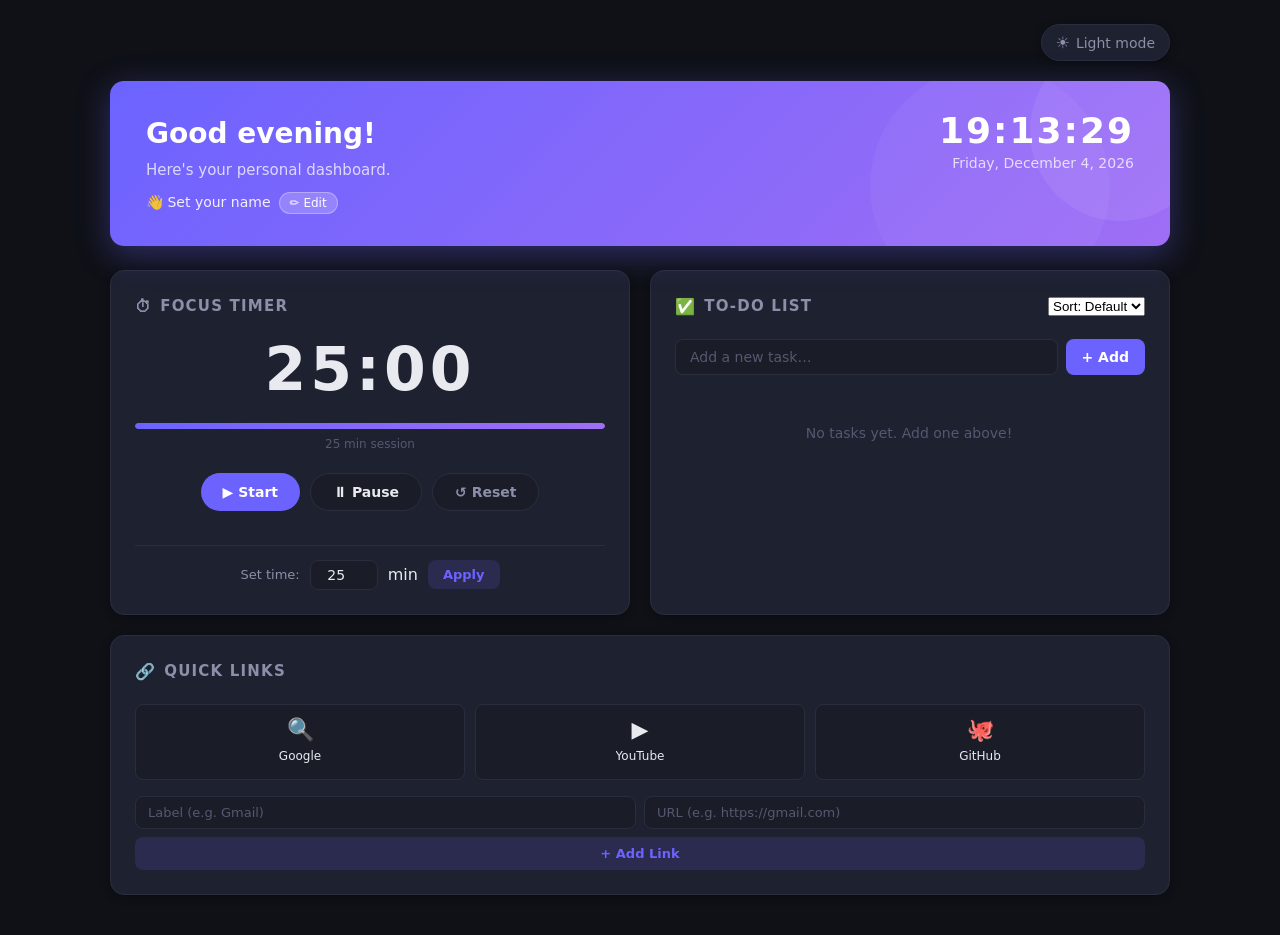
<file: index.html>
<!DOCTYPE html>
<html lang="en" data-theme="dark">
<head>
  <meta charset="UTF-8" />
  <meta name="viewport" content="width=device-width, initial-scale=1.0" />
  <title>Kiro Dashboard</title>
  <link rel="stylesheet" href="css/style.css" />
</head>
<body>

<div class="app-wrapper">

  <!-- TOP BAR -->
  <div class="top-bar">
    <button id="theme-toggle" class="theme-toggle" onclick="toggleTheme()">
      <span class="theme-icon">☀️</span> Light mode
    </button>
  </div>

  <!-- GREETING CARD -->
  <div class="greeting-card">
    <div class="greeting-top">
      <div class="greeting-text">
        <h1><span id="greeting-phrase">Hello</span>!</h1>
        <p id="greeting-sub">Here's your personal dashboard.</p>

        <!-- Custom name display -->
        <div class="greeting-name-row">
          <span id="name-display"></span>
          <button id="edit-name-btn">✏️ Edit</button>
        </div>

        <!-- Name edit form -->
        <form id="name-edit-form" onsubmit="return false;">
          <input id="name-input" type="text" maxlength="30" placeholder="Your name…" autocomplete="off" />
          <button id="save-name-btn" type="button">Save</button>
        </form>
      </div>

      <div class="datetime-display">
        <div id="current-time">00:00:00</div>
        <div id="current-date">Loading…</div>
      </div>
    </div>
  </div>

  <!-- MAIN GRID -->
  <div class="main-grid">

    <!-- FOCUS TIMER -->
    <div class="card">
      <div class="card-header">
        <h2 class="card-title"><span>⏱</span> Focus Timer</h2>
      </div>

      <div class="timer-display">
        <div id="timer-time">25:00</div>
      </div>

      <div class="timer-progress-wrap">
        <div class="timer-progress-track">
          <div class="timer-progress-bar" id="timer-progress-bar"></div>
        </div>
        <p class="timer-label" id="timer-label">25 min session</p>
      </div>

      <div class="timer-controls">
        <button id="btn-start" class="btn-timer btn-start">▶ Start</button>
        <button id="btn-stop" class="btn-timer btn-stop">⏸ Pause</button>
        <button id="btn-reset" class="btn-timer btn-reset">↺ Reset</button>
      </div>

      <p id="timer-status" class="timer-status"></p>

      <!-- Change Pomodoro time -->
      <div class="timer-custom">
        <label for="custom-mins">Set time:</label>
        <input type="number" id="custom-mins" min="1" max="180" value="25" />
        <span>min</span>
        <button id="btn-set-time" class="btn-set-time">Apply</button>
      </div>
    </div>

    <!-- TO-DO LIST -->
    <div class="card todo-card">
      <div class="card-header">
        <h2 class="card-title"><span>✅</span> To-Do List</h2>
        <select id="sort-select" title="Sort tasks">
          <option value="default">Sort: Default</option>
          <option value="az">A → Z</option>
          <option value="za">Z → A</option>
          <option value="undone">Undone first</option>
          <option value="done">Done first</option>
        </select>
      </div>

      <div class="todo-add-row">
        <input id="new-task-input" type="text" placeholder="Add a new task…" maxlength="120" autocomplete="off" />
        <button id="btn-add-task" class="btn-add-task">+ Add</button>
      </div>
      <p id="duplicate-warning" class="duplicate-warning">⚠️ That task already exists!</p>

      <ul id="todo-list" class="todo-list"></ul>
      <p id="todo-footer" class="todo-footer"></p>
    </div>

    <!-- QUICK LINKS -->
    <div class="card" style="grid-column: span 2;">
      <div class="card-header">
        <h2 class="card-title"><span>🔗</span> Quick Links</h2>
      </div>

      <div id="links-grid" class="links-grid"></div>

      <div class="add-link-form">
        <input id="link-label" type="text" placeholder="Label (e.g. Gmail)" maxlength="30" />
        <input id="link-url"   type="url"  placeholder="URL (e.g. https://gmail.com)" />
        <button id="btn-add-link" class="btn-add-link">+ Add Link</button>
      </div>
    </div>

  </div><!-- /main-grid -->
</div><!-- /app-wrapper -->

<!-- TOAST -->
<div id="toast" class="toast"></div>

<script src="js/app.js"></script>
</body>
</html>
</file>
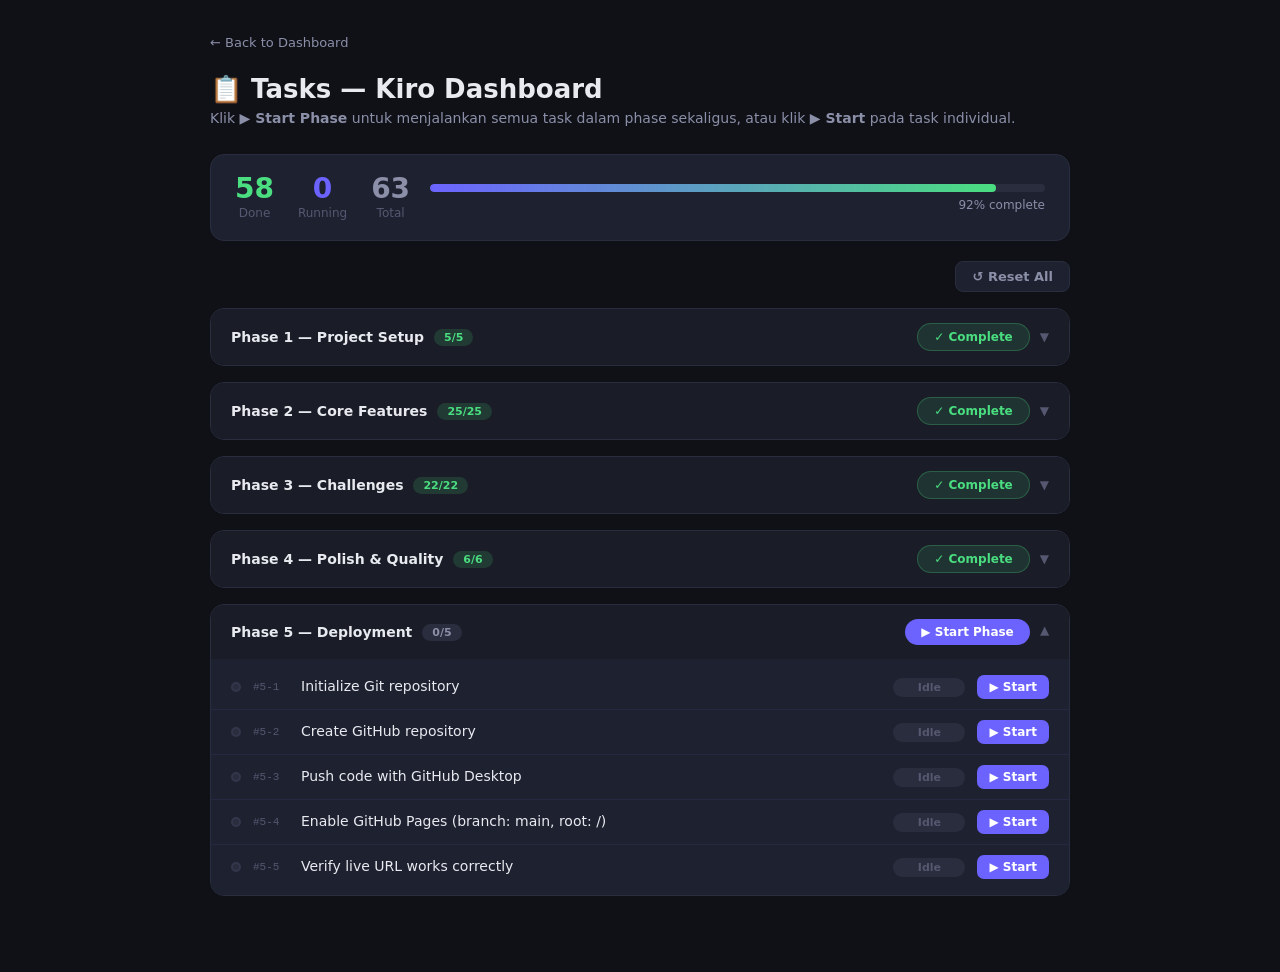
<file: kiro/tasks.html>
<!DOCTYPE html>
<html lang="en">
<head>
  <meta charset="UTF-8" />
  <meta name="viewport" content="width=device-width, initial-scale=1.0" />
  <title>Tasks — Kiro Dashboard</title>
  <style>
    *, *::before, *::after { box-sizing: border-box; margin: 0; padding: 0; }

    body {
      font-family: 'Segoe UI', system-ui, -apple-system, sans-serif;
      background: #0f1117;
      color: #e8eaf0;
      min-height: 100vh;
      padding: 32px 20px 60px;
    }

    .wrapper { max-width: 860px; margin: 0 auto; }

    /* ---- BACK LINK ---- */
    .back-link {
      display: inline-flex;
      align-items: center;
      gap: 6px;
      color: #8b8fa8;
      text-decoration: none;
      font-size: 13px;
      margin-bottom: 24px;
      transition: color 0.15s;
    }
    .back-link:hover { color: #6c63ff; }

    /* ---- PAGE HEADER ---- */
    .page-header { margin-bottom: 28px; }
    .page-header h1 { font-size: 26px; font-weight: 700; color: #e8eaf0; margin-bottom: 6px; }
    .page-header p  { color: #8b8fa8; font-size: 14px; }

    /* ---- RUNNING BANNER ---- */
    .running-banner {
      background: rgba(108,99,255,0.1);
      border: 1px solid rgba(108,99,255,0.3);
      border-radius: 10px;
      padding: 12px 18px;
      margin-bottom: 20px;
      font-size: 13px;
      color: #a8a4ff;
      display: none;
      align-items: center;
      gap: 10px;
    }
    .running-banner.visible { display: flex; }
    .running-dot {
      width: 8px; height: 8px; border-radius: 50%;
      background: #6c63ff; flex-shrink: 0;
      animation: pulse 1.2s ease-in-out infinite;
    }
    @keyframes pulse {
      0%,100% { opacity:1; transform:scale(1); }
      50%      { opacity:.4; transform:scale(.7); }
    }
    .running-banner strong { color: #c4c0ff; }

    /* ---- SUMMARY BAR ---- */
    .summary-bar {
      background: #1e2130;
      border: 1px solid #2a2d3e;
      border-radius: 14px;
      padding: 20px 24px;
      margin-bottom: 20px;
      display: flex;
      align-items: center;
      gap: 20px;
      flex-wrap: wrap;
    }
    .summary-counts { display: flex; gap: 24px; flex-wrap: wrap; }
    .summary-stat { text-align: center; }
    .summary-stat .num { font-size: 28px; font-weight: 700; line-height: 1; }
    .summary-stat .num.done-num  { color: #4ade80; }
    .summary-stat .num.run-num   { color: #6c63ff; }
    .summary-stat .num.total-num { color: #8b8fa8; }
    .summary-stat .lbl { font-size: 12px; color: #555870; margin-top: 3px; }
    .summary-progress { flex: 1; min-width: 160px; }
    .progress-track {
      background: #2a2d3e; border-radius: 50px;
      height: 8px; overflow: hidden; margin-bottom: 6px;
    }
    .progress-fill {
      height: 100%;
      background: linear-gradient(90deg, #6c63ff, #4ade80);
      border-radius: 50px;
      transition: width 0.4s ease;
      width: 0%;
    }
    .progress-label { font-size: 12px; color: #8b8fa8; text-align: right; }

    /* ---- TOOLBAR ---- */
    .toolbar { display: flex; justify-content: flex-end; margin-bottom: 16px; }
    .btn-reset-all {
      background: #1e2130; border: 1px solid #2a2d3e;
      color: #8b8fa8; border-radius: 8px;
      padding: 7px 16px; font-size: 13px; font-weight: 600;
      cursor: pointer; transition: all 0.15s; font-family: inherit;
    }
    .btn-reset-all:hover { color: #f87171; border-color: #f87171; }

    /* ---- PHASE BLOCK ---- */
    .phase {
      margin-bottom: 16px;
      border: 1px solid #2a2d3e;
      border-radius: 14px;
      overflow: hidden;
    }

    .phase-header {
      background: #1a1d27;
      padding: 14px 20px;
      display: flex;
      align-items: center;
      justify-content: space-between;
      cursor: pointer;
      user-select: none;
      gap: 12px;
    }
    .phase-header:hover { background: #1e2130; }

    .phase-title {
      font-size: 14px; font-weight: 600; color: #e8eaf0;
      display: flex; align-items: center; gap: 10px;
    }

    .phase-badge {
      font-size: 11px; font-weight: 600;
      padding: 2px 10px; border-radius: 50px;
      background: #2a2d3e; color: #8b8fa8;
    }
    .phase-badge.complete { background: rgba(74,222,128,.15); color: #4ade80; }
    .phase-badge.partial  { background: rgba(108,99,255,.15); color: #6c63ff; }

    .phase-right { display: flex; align-items: center; gap: 10px; }

    /* ---- PHASE START BUTTON ---- */
    .btn-phase-start {
      font-size: 12px; font-weight: 700;
      padding: 6px 16px; border-radius: 50px;
      border: none; cursor: pointer;
      transition: all 0.15s; white-space: nowrap;
      font-family: inherit;
    }
    .btn-phase-start.idle    { background: #6c63ff; color: #fff; }
    .btn-phase-start.idle:hover { background: #574fd6; transform: translateY(-1px); box-shadow: 0 4px 12px rgba(108,99,255,.4); }
    .btn-phase-start.idle:active { transform: translateY(0); }
    .btn-phase-start.running { background: rgba(108,99,255,.18); color: #a8a4ff; border: 1px solid rgba(108,99,255,.3); cursor: default; }
    .btn-phase-start.done    { background: rgba(74,222,128,.12); color: #4ade80;  border: 1px solid rgba(74,222,128,.25);  cursor: default; }

    .phase-chevron { color: #555870; font-size: 12px; transition: transform 0.2s; }
    .phase.open .phase-chevron { transform: rotate(180deg); }

    .phase-body { display: none; padding: 6px 0; background: #1e2130; }
    .phase.open .phase-body { display: block; }

    /* ---- TASK ROW ---- */
    .task-row {
      display: flex; align-items: center; gap: 12px;
      padding: 10px 20px;
      border-bottom: 1px solid #252840;
      transition: background 0.15s;
    }
    .task-row:last-child { border-bottom: none; }
    .task-row:hover { background: #252840; }

    .task-dot {
      width: 10px; height: 10px; border-radius: 50%;
      flex-shrink: 0; background: #2a2d3e;
      border: 2px solid #33364a; transition: all 0.2s;
    }
    .task-row[data-status="done"]    .task-dot { background: #4ade80; border-color: #4ade80; }
    .task-row[data-status="running"] .task-dot { background: #6c63ff; border-color: #6c63ff; box-shadow: 0 0 6px rgba(108,99,255,.6); animation: pulse 1.2s ease-in-out infinite; }

    .task-id { font-size: 11px; color: #555870; font-family: monospace; min-width: 36px; }

    .task-text { flex: 1; font-size: 14px; color: #e8eaf0; line-height: 1.4; }
    .task-row[data-status="done"] .task-text { text-decoration: line-through; color: #555870; }

    .task-status-label {
      font-size: 11px; font-weight: 600;
      padding: 3px 10px; border-radius: 50px;
      min-width: 72px; text-align: center; flex-shrink: 0;
    }
    .task-row[data-status="idle"]    .task-status-label { background: #2a2d3e; color: #555870; }
    .task-row[data-status="running"] .task-status-label { background: rgba(108,99,255,.18); color: #6c63ff; }
    .task-row[data-status="done"]    .task-status-label { background: rgba(74,222,128,.12); color: #4ade80; }

    /* ---- TASK BUTTONS ---- */
    .task-actions { display: flex; gap: 6px; flex-shrink: 0; }

    .btn {
      border: none; border-radius: 7px; font-family: inherit;
      font-size: 12px; font-weight: 600; padding: 5px 12px;
      cursor: pointer; transition: all 0.15s; white-space: nowrap;
    }
    .btn-start         { background: #6c63ff; color: #fff; }
    .btn-start:hover   { background: #574fd6; }
    .btn-start:disabled { background: #2a2d3e; color: #555870; cursor: not-allowed; }

    .btn-done          { background: rgba(74,222,128,.15); color: #4ade80; border: 1px solid rgba(74,222,128,.25); }
    .btn-done:hover    { background: rgba(74,222,128,.28); }

    .btn-reset         { background: #1a1d27; color: #8b8fa8; border: 1px solid #2a2d3e; }
    .btn-reset:hover   { color: #f87171; border-color: #f87171; }

    /* ---- TOAST ---- */
    .toast {
      position: fixed; bottom: 28px; right: 28px;
      background: #1e2130; border: 1px solid #2a2d3e;
      color: #e8eaf0; padding: 11px 18px;
      border-radius: 9px; font-size: 13px;
      box-shadow: 0 4px 24px rgba(0,0,0,.5);
      z-index: 999; transform: translateY(60px); opacity: 0;
      transition: all 0.3s ease; pointer-events: none;
    }
    .toast.show   { transform: translateY(0); opacity: 1; }
    .toast.green  { border-left: 3px solid #4ade80; }
    .toast.purple { border-left: 3px solid #6c63ff; }
  </style>
</head>
<body>
<div class="wrapper">

  <a href="../index.html" class="back-link">← Back to Dashboard</a>

  <div class="page-header">
    <h1>📋 Tasks — Kiro Dashboard</h1>
    <p>Klik <strong>▶ Start Phase</strong> untuk menjalankan semua task dalam phase sekaligus, atau klik <strong>▶ Start</strong> pada task individual.</p>
  </div>

  <div id="running-banner" class="running-banner">
    <div class="running-dot"></div>
    <span>Running: <strong id="running-label">—</strong></span>
  </div>

  <div class="summary-bar">
    <div class="summary-counts">
      <div class="summary-stat">
        <div class="num done-num"  id="count-done">0</div>
        <div class="lbl">Done</div>
      </div>
      <div class="summary-stat">
        <div class="num run-num"   id="count-running">0</div>
        <div class="lbl">Running</div>
      </div>
      <div class="summary-stat">
        <div class="num total-num" id="count-total">0</div>
        <div class="lbl">Total</div>
      </div>
    </div>
    <div class="summary-progress">
      <div class="progress-track">
        <div class="progress-fill" id="progress-fill"></div>
      </div>
      <div class="progress-label" id="progress-label">0%</div>
    </div>
  </div>

  <div class="toolbar">
    <button class="btn-reset-all" onclick="resetAll()">↺ Reset All</button>
  </div>

  <div id="phases-container"></div>

</div>

<div id="toast" class="toast"></div>

<script>
// ================================================================
// DATA
// ================================================================
const PHASES = [
  {
    id: "phase-1",
    name: "Phase 1 — Project Setup",
    tasks: [
      { id: "1-1", task: "Create folder structure (css/, js/, Kiro/)" },
      { id: "1-2", task: "Create index.html base template" },
      { id: "1-3", task: "Create css/style.css" },
      { id: "1-4", task: "Create js/app.js" },
      { id: "1-5", task: "Link CSS and JS in HTML" }
    ]
  },
  {
    id: "phase-2",
    name: "Phase 2 — Core Features",
    tasks: [
      { id: "2-1",  task: "Display live clock (HH:MM:SS), updates every second" },
      { id: "2-2",  task: "Display current date (Day, Month Date, Year)" },
      { id: "2-3",  task: "Show greeting phrase based on time of day" },
      { id: "2-4",  task: "Render default 25-minute countdown" },
      { id: "2-5",  task: "Start button — begins countdown" },
      { id: "2-6",  task: "Pause button — pauses countdown" },
      { id: "2-7",  task: "Reset button — restores to full duration" },
      { id: "2-8",  task: "Progress bar synced to remaining time" },
      { id: "2-9",  task: "Status text (Focusing / Paused / Complete)" },
      { id: "2-10", task: "Audio beep on session complete" },
      { id: "2-11", task: "Add task via input + button (or Enter key)" },
      { id: "2-12", task: "Render task list from Local Storage on load" },
      { id: "2-13", task: "Mark task as done (toggle checkbox)" },
      { id: "2-14", task: "Edit task inline" },
      { id: "2-15", task: "Delete task" },
      { id: "2-16", task: "Save all changes to Local Storage" },
      { id: "2-17", task: "Show completion count in footer" },
      { id: "2-18", task: "Render link tiles from Local Storage on load" },
      { id: "2-19", task: "Pre-load 3 default links on first visit" },
      { id: "2-20", task: "Open links in new tab" },
      { id: "2-21", task: "Delete link on hover" },
      { id: "2-22", task: "Add new link via label + URL form" },
      { id: "2-23", task: "Auto-prepend https:// if missing" },
      { id: "2-24", task: "Save links to Local Storage" },
      { id: "2-25", task: "Load favicon via Google S2 API" }
    ]
  },
  {
    id: "phase-3",
    name: "Phase 3 — Challenges",
    tasks: [
      { id: "3-1",  task: "CSS custom properties for both themes" },
      { id: "3-2",  task: "data-theme attribute toggle on <html>" },
      { id: "3-3",  task: "Theme toggle button in top bar" },
      { id: "3-4",  task: "Button label updates to reflect current theme" },
      { id: "3-5",  task: "Save selected theme to Local Storage" },
      { id: "3-6",  task: "Display name below greeting phrase" },
      { id: "3-7",  task: "Edit button opens inline name form" },
      { id: "3-8",  task: "Save button writes name to Local Storage" },
      { id: "3-9",  task: "Enter key submits the name form" },
      { id: "3-10", task: "Name persists on page reload" },
      { id: "3-11", task: "Number input for custom minutes (1–180)" },
      { id: "3-12", task: "Apply button updates timer duration" },
      { id: "3-13", task: "Timer resets to new duration immediately" },
      { id: "3-14", task: "Custom duration saved to Local Storage" },
      { id: "3-15", task: "Input pre-filled with saved duration on load" },
      { id: "3-16", task: "Case-insensitive duplicate check on add" },
      { id: "3-17", task: "Case-insensitive duplicate check on edit" },
      { id: "3-18", task: "Inline warning message shown on duplicate add" },
      { id: "3-19", task: "Toast shown on duplicate edit attempt" },
      { id: "3-20", task: "Sort dropdown in To-Do card header" },
      { id: "3-21", task: "Sort options: Default, A→Z, Z→A, Undone first, Done first" },
      { id: "3-22", task: "Re-renders list on sort change without modifying saved order" }
    ]
  },
  {
    id: "phase-4",
    name: "Phase 4 — Polish & Quality",
    tasks: [
      { id: "4-1", task: "Toast notification system (success + warning types)" },
      { id: "4-2", task: "HTML special character escaping for user input" },
      { id: "4-3", task: "Responsive layout (single column on mobile)" },
      { id: "4-4", task: "Custom scrollbar on task list" },
      { id: "4-5", task: "Smooth transitions on theme switch" },
      { id: "4-6", task: "Hover effects on all interactive elements" }
    ]
  },
  {
    id: "phase-5",
    name: "Phase 5 — Deployment",
    tasks: [
      { id: "5-1", task: "Initialize Git repository" },
      { id: "5-2", task: "Create GitHub repository" },
      { id: "5-3", task: "Push code with GitHub Desktop" },
      { id: "5-4", task: "Enable GitHub Pages (branch: main, root: /)" },
      { id: "5-5", task: "Verify live URL works correctly" }
    ]
  }
];

const DEFAULT_DONE = new Set([
  "1-1","1-2","1-3","1-4","1-5",
  "2-1","2-2","2-3","2-4","2-5","2-6","2-7","2-8","2-9","2-10",
  "2-11","2-12","2-13","2-14","2-15","2-16","2-17",
  "2-18","2-19","2-20","2-21","2-22","2-23","2-24","2-25",
  "3-1","3-2","3-3","3-4","3-5","3-6","3-7","3-8","3-9","3-10",
  "3-11","3-12","3-13","3-14","3-15","3-16","3-17","3-18","3-19",
  "3-20","3-21","3-22",
  "4-1","4-2","4-3","4-4","4-5","4-6"
]);

// ================================================================
// STATE
// ================================================================
const LS_KEY = 'kiro_task_states';

function loadState() {
  try { return JSON.parse(localStorage.getItem(LS_KEY)) || {}; }
  catch { return {}; }
}

function saveState(state) {
  localStorage.setItem(LS_KEY, JSON.stringify(state));
}

function getStatus(id, state) {
  if (state[id]) return state[id];
  if (DEFAULT_DONE.has(id)) return 'done';
  return 'idle';
}

// ================================================================
// RENDER
// ================================================================
function render() {
  const state = loadState();
  const container = document.getElementById('phases-container');
  container.innerHTML = '';

  PHASES.forEach(phase => {
    const total   = phase.tasks.length;
    const done    = phase.tasks.filter(t => getStatus(t.id, state) === 'done').length;
    const running = phase.tasks.filter(t => getStatus(t.id, state) === 'running').length;
    const idle    = phase.tasks.filter(t => getStatus(t.id, state) === 'idle').length;

    // Badge
    let badgeClass = done === total ? 'complete' : done > 0 || running > 0 ? 'partial' : '';
    let badgeText  = `${done}/${total}`;

    // Phase Start button state
    let btnClass, btnLabel, btnDisabled;
    if (done === total) {
      btnClass = 'done'; btnLabel = '✓ Complete'; btnDisabled = true;
    } else if (running > 0 && idle === 0) {
      btnClass = 'running'; btnLabel = '● Running…'; btnDisabled = true;
    } else {
      btnClass = 'idle'; btnLabel = '▶ Start Phase'; btnDisabled = false;
    }

    const isOpen = done < total || running > 0;

    const phaseEl = document.createElement('div');
    phaseEl.className = 'phase' + (isOpen ? ' open' : '');
    phaseEl.id = phase.id;

    // Header
    const header = document.createElement('div');
    header.className = 'phase-header';
    header.innerHTML = `
      <span class="phase-title">
        ${phase.name}
        <span class="phase-badge ${badgeClass}">${badgeText}</span>
      </span>
      <div class="phase-right">
        <button class="btn-phase-start ${btnClass}"
          ${btnDisabled ? 'disabled' : ''}
          data-phase="${phase.id}">
          ${btnLabel}
        </button>
        <span class="phase-chevron">▼</span>
      </div>
    `;

    // Toggle collapse on header click (not on button)
    header.addEventListener('click', e => {
      if (e.target.closest('.btn-phase-start')) return;
      phaseEl.classList.toggle('open');
    });

    // Start Phase button click
    header.querySelector('.btn-phase-start').addEventListener('click', e => {
      e.stopPropagation();
      startPhase(phase.id);
    });

    // Body — task rows
    const body = document.createElement('div');
    body.className = 'phase-body';

    phase.tasks.forEach(t => {
      const status = getStatus(t.id, state);
      const labels = { idle: 'Idle', running: 'Running…', done: 'Done' };

      const row = document.createElement('div');
      row.className = 'task-row';
      row.dataset.status = status;
      row.id = 'row-' + t.id;

      row.innerHTML = `
        <div class="task-dot"></div>
        <span class="task-id">#${t.id}</span>
        <span class="task-text">${escHtml(t.task)}</span>
        <span class="task-status-label">${labels[status]}</span>
        <div class="task-actions">
          <button class="btn btn-start"
            ${status === 'done' ? 'disabled' : ''}
            data-action="start" data-id="${t.id}">
            ${status === 'running' ? '● Running' : '▶ Start'}
          </button>
          <button class="btn btn-done"
            style="${status !== 'running' ? 'display:none' : ''}"
            data-action="done" data-id="${t.id}">
            ✓ Done
          </button>
          <button class="btn btn-reset"
            style="${status === 'idle' ? 'display:none' : ''}"
            data-action="reset" data-id="${t.id}">
            ↺
          </button>
        </div>
      `;
      body.appendChild(row);
    });

    // Event delegation for task buttons
    body.addEventListener('click', e => {
      const btn = e.target.closest('[data-action]');
      if (!btn) return;
      const id     = btn.dataset.id;
      const action = btn.dataset.action;
      if (action === 'start') startTask(id);
      if (action === 'done')  doneTask(id);
      if (action === 'reset') resetTask(id);
    });

    phaseEl.appendChild(header);
    phaseEl.appendChild(body);
    container.appendChild(phaseEl);
  });

  updateSummary(state);
  updateRunningBanner(state);
}

// ================================================================
// ACTIONS
// ================================================================

// Start ALL idle tasks in a phase at once
function startPhase(phaseId) {
  const state = loadState();
  const phase = PHASES.find(p => p.id === phaseId);
  if (!phase) return;

  const idleTasks = phase.tasks.filter(t => getStatus(t.id, state) === 'idle');
  if (idleTasks.length === 0) {
    showToast('Semua task di phase ini sudah selesai.', 'green');
    return;
  }

  idleTasks.forEach(t => { state[t.id] = 'running'; });
  saveState(state);
  render();

  // Buka phase dan scroll ke sana
  const phaseEl = document.getElementById(phaseId);
  if (phaseEl) {
    phaseEl.classList.add('open');
    phaseEl.scrollIntoView({ behavior: 'smooth', block: 'nearest' });
  }

  showToast(`▶ Phase dimulai — ${idleTasks.length} task running`, 'purple');
}

// Start satu task individual
function startTask(id) {
  const state = loadState();
  if (getStatus(id, state) === 'running') return;
  state[id] = 'running';
  saveState(state);
  render();
  showToast(`▶ Task #${id} dimulai`, 'purple');
}

function doneTask(id) {
  const state = loadState();
  state[id] = 'done';
  saveState(state);
  render();
  showToast(`✓ Task #${id} selesai`, 'green');
}

function resetTask(id) {
  const state = loadState();
  delete state[id];
  saveState(state);
  render();
}

function resetAll() {
  if (!confirm('Reset semua status task ke default?')) return;
  localStorage.removeItem(LS_KEY);
  render();
  showToast('Semua status direset.', 'purple');
}

// ================================================================
// SUMMARY & BANNER
// ================================================================
function updateSummary(state) {
  let total = 0, done = 0, running = 0;
  PHASES.forEach(p => p.tasks.forEach(t => {
    total++;
    const s = getStatus(t.id, state);
    if (s === 'done')    done++;
    if (s === 'running') running++;
  }));

  document.getElementById('count-total').textContent   = total;
  document.getElementById('count-done').textContent    = done;
  document.getElementById('count-running').textContent = running;

  const pct = Math.round((done / total) * 100);
  document.getElementById('progress-fill').style.width = pct + '%';
  document.getElementById('progress-label').textContent = pct + '% complete';
}

function updateRunningBanner(state) {
  const banner = document.getElementById('running-banner');
  const lbl    = document.getElementById('running-label');

  const runningTasks = [];
  PHASES.forEach(p => p.tasks.forEach(t => {
    if (getStatus(t.id, state) === 'running') runningTasks.push(t);
  }));

  if (runningTasks.length > 0) {
    lbl.textContent = runningTasks.length === 1
      ? `#${runningTasks[0].id} — ${runningTasks[0].task}`
      : `${runningTasks.length} tasks sedang berjalan`;
    banner.classList.add('visible');
  } else {
    banner.classList.remove('visible');
  }
}

// ================================================================
// HELPERS
// ================================================================
function escHtml(str) {
  return str.replace(/&/g,'&amp;').replace(/</g,'&lt;').replace(/>/g,'&gt;').replace(/"/g,'&quot;');
}

function showToast(msg, type = 'green') {
  const t = document.getElementById('toast');
  t.textContent = msg;
  t.className = `toast ${type} show`;
  clearTimeout(t._t);
  t._t = setTimeout(() => { t.className = 'toast'; }, 2600);
}

// ================================================================
// INIT
// ================================================================
render();
</script>
</body>
</html>
</file>
<file: css/style.css>
/* ========================================
   ROOT VARIABLES & THEMES
======================================== */
:root {
  --bg-primary: #0f1117;
  --bg-secondary: #1a1d27;
  --bg-card: #1e2130;
  --bg-card-hover: #252840;
  --accent: #6c63ff;
  --accent-hover: #574fd6;
  --accent-soft: rgba(108, 99, 255, 0.15);
  --text-primary: #e8eaf0;
  --text-secondary: #8b8fa8;
  --text-muted: #555870;
  --border: #2a2d3e;
  --border-light: #33364a;
  --success: #4ade80;
  --danger: #f87171;
  --warning: #fbbf24;
  --shadow: 0 4px 24px rgba(0, 0, 0, 0.4);
  --shadow-sm: 0 2px 8px rgba(0, 0, 0, 0.3);
  --radius: 14px;
  --radius-sm: 8px;
  --transition: 0.2s ease;
}

[data-theme="light"] {
  --bg-primary: #f0f2f8;
  --bg-secondary: #e4e7f1;
  --bg-card: #ffffff;
  --bg-card-hover: #f7f8ff;
  --accent: #6c63ff;
  --accent-hover: #574fd6;
  --accent-soft: rgba(108, 99, 255, 0.1);
  --text-primary: #1a1d2e;
  --text-secondary: #5a5f7a;
  --text-muted: #9094ad;
  --border: #d8dce8;
  --border-light: #e4e7f0;
  --success: #22c55e;
  --danger: #ef4444;
  --warning: #f59e0b;
  --shadow: 0 4px 24px rgba(100, 110, 180, 0.12);
  --shadow-sm: 0 2px 8px rgba(100, 110, 180, 0.08);
}

/* ========================================
   RESET & BASE
======================================== */
*, *::before, *::after {
  box-sizing: border-box;
  margin: 0;
  padding: 0;
}

body {
  font-family: 'Segoe UI', system-ui, -apple-system, sans-serif;
  background: var(--bg-primary);
  color: var(--text-primary);
  min-height: 100vh;
  line-height: 1.5;
  transition: background var(--transition), color var(--transition);
}

button {
  cursor: pointer;
  border: none;
  font-family: inherit;
  transition: all var(--transition);
}

input {
  font-family: inherit;
}

/* ========================================
   LAYOUT
======================================== */
.app-wrapper {
  max-width: 1100px;
  margin: 0 auto;
  padding: 24px 20px 40px;
}

/* ========================================
   TOP BAR
======================================== */
.top-bar {
  display: flex;
  justify-content: flex-end;
  margin-bottom: 20px;
}

.theme-toggle {
  background: var(--bg-card);
  border: 1px solid var(--border);
  color: var(--text-secondary);
  padding: 8px 14px;
  border-radius: 50px;
  font-size: 14px;
  display: flex;
  align-items: center;
  gap: 6px;
  box-shadow: var(--shadow-sm);
}

.theme-toggle:hover {
  background: var(--bg-card-hover);
  color: var(--text-primary);
  border-color: var(--border-light);
}

.theme-icon {
  font-size: 16px;
}

/* ========================================
   GREETING CARD
======================================== */
.greeting-card {
  background: linear-gradient(135deg, var(--accent) 0%, #9f6ef5 100%);
  border-radius: var(--radius);
  padding: 32px 36px;
  margin-bottom: 24px;
  position: relative;
  overflow: hidden;
  box-shadow: 0 8px 32px rgba(108, 99, 255, 0.35);
}

.greeting-card::before {
  content: '';
  position: absolute;
  top: -40px;
  right: -40px;
  width: 180px;
  height: 180px;
  background: rgba(255, 255, 255, 0.07);
  border-radius: 50%;
}

.greeting-card::after {
  content: '';
  position: absolute;
  bottom: -60px;
  right: 60px;
  width: 240px;
  height: 240px;
  background: rgba(255, 255, 255, 0.04);
  border-radius: 50%;
}

.greeting-top {
  display: flex;
  justify-content: space-between;
  align-items: flex-start;
  flex-wrap: wrap;
  gap: 16px;
  position: relative;
  z-index: 1;
}

.greeting-text h1 {
  font-size: 28px;
  font-weight: 700;
  color: #fff;
  margin-bottom: 4px;
}

.greeting-text p {
  color: rgba(255, 255, 255, 0.75);
  font-size: 15px;
}

.greeting-name-row {
  display: flex;
  align-items: center;
  gap: 8px;
  margin-top: 10px;
}

#name-display {
  display: inline-flex;
  align-items: center;
  gap: 8px;
  color: rgba(255, 255, 255, 0.9);
  font-size: 14px;
}

#edit-name-btn {
  background: rgba(255, 255, 255, 0.2);
  color: #fff;
  border: 1px solid rgba(255, 255, 255, 0.3);
  border-radius: 50px;
  padding: 3px 10px;
  font-size: 12px;
}

#edit-name-btn:hover {
  background: rgba(255, 255, 255, 0.3);
}

#name-edit-form {
  display: none;
  align-items: center;
  gap: 8px;
  margin-top: 10px;
}

#name-edit-form.active {
  display: flex;
}

#name-input {
  background: rgba(255, 255, 255, 0.2);
  border: 1px solid rgba(255, 255, 255, 0.4);
  border-radius: 8px;
  padding: 6px 12px;
  color: #fff;
  font-size: 14px;
  outline: none;
  width: 180px;
}

#name-input::placeholder {
  color: rgba(255, 255, 255, 0.5);
}

#save-name-btn {
  background: rgba(255, 255, 255, 0.25);
  color: #fff;
  border: 1px solid rgba(255, 255, 255, 0.4);
  border-radius: 8px;
  padding: 6px 14px;
  font-size: 13px;
}

#save-name-btn:hover {
  background: rgba(255, 255, 255, 0.4);
}

.datetime-display {
  text-align: right;
  color: #fff;
  position: relative;
  z-index: 1;
}

#current-time {
  font-size: 36px;
  font-weight: 700;
  letter-spacing: 2px;
  line-height: 1;
}

#current-date {
  font-size: 14px;
  color: rgba(255, 255, 255, 0.75);
  margin-top: 4px;
}

/* ========================================
   GRID LAYOUT
======================================== */
.main-grid {
  display: grid;
  grid-template-columns: 1fr 1fr;
  gap: 20px;
}

@media (max-width: 720px) {
  .main-grid {
    grid-template-columns: 1fr;
  }

  .greeting-top {
    flex-direction: column;
  }

  .datetime-display {
    text-align: left;
  }
}

/* ========================================
   CARD BASE
======================================== */
.card {
  background: var(--bg-card);
  border: 1px solid var(--border);
  border-radius: var(--radius);
  padding: 24px;
  box-shadow: var(--shadow-sm);
  transition: background var(--transition), border-color var(--transition);
}

.card-header {
  display: flex;
  align-items: center;
  justify-content: space-between;
  margin-bottom: 20px;
}

.card-title {
  font-size: 15px;
  font-weight: 600;
  color: var(--text-secondary);
  text-transform: uppercase;
  letter-spacing: 0.08em;
  display: flex;
  align-items: center;
  gap: 8px;
}

.card-title span {
  font-size: 16px;
}

/* ========================================
   FOCUS TIMER
======================================== */
.timer-display {
  text-align: center;
  margin: 10px 0 24px;
}

#timer-time {
  font-size: 60px;
  font-weight: 700;
  letter-spacing: 4px;
  color: var(--text-primary);
  line-height: 1;
  font-variant-numeric: tabular-nums;
}

.timer-progress-wrap {
  margin-bottom: 20px;
}

.timer-progress-track {
  background: var(--bg-secondary);
  border-radius: 50px;
  height: 6px;
  overflow: hidden;
}

.timer-progress-bar {
  height: 100%;
  background: linear-gradient(90deg, var(--accent), #9f6ef5);
  border-radius: 50px;
  transition: width 1s linear;
  width: 100%;
}

.timer-label {
  text-align: center;
  font-size: 12px;
  color: var(--text-muted);
  margin-top: 6px;
}

.timer-controls {
  display: flex;
  gap: 10px;
  justify-content: center;
  margin-bottom: 16px;
}

.btn-timer {
  padding: 10px 22px;
  border-radius: 50px;
  font-size: 14px;
  font-weight: 600;
}

.btn-start {
  background: var(--accent);
  color: #fff;
}

.btn-start:hover {
  background: var(--accent-hover);
}

.btn-stop {
  background: var(--bg-secondary);
  color: var(--text-primary);
  border: 1px solid var(--border);
}

.btn-stop:hover {
  background: var(--bg-card-hover);
}

.btn-reset {
  background: var(--bg-secondary);
  color: var(--text-secondary);
  border: 1px solid var(--border);
}

.btn-reset:hover {
  color: var(--danger);
  border-color: var(--danger);
}

.timer-custom {
  display: flex;
  align-items: center;
  justify-content: center;
  gap: 10px;
  padding-top: 14px;
  border-top: 1px solid var(--border);
}

.timer-custom label {
  font-size: 13px;
  color: var(--text-secondary);
}

.timer-custom input[type="number"] {
  width: 68px;
  padding: 6px 10px;
  border-radius: var(--radius-sm);
  border: 1px solid var(--border);
  background: var(--bg-secondary);
  color: var(--text-primary);
  font-size: 14px;
  outline: none;
  text-align: center;
}

.timer-custom input[type="number"]:focus {
  border-color: var(--accent);
}

.btn-set-time {
  padding: 6px 14px;
  border-radius: var(--radius-sm);
  background: var(--accent-soft);
  color: var(--accent);
  font-size: 13px;
  font-weight: 600;
  border: 1px solid transparent;
}

.btn-set-time:hover {
  background: var(--accent);
  color: #fff;
}

.timer-status {
  text-align: center;
  margin-top: 10px;
  font-size: 13px;
  color: var(--text-muted);
  min-height: 18px;
}

/* ========================================
   TO-DO LIST
======================================== */
.todo-card {
  grid-row: span 1;
}

.todo-controls {
  display: flex;
  gap: 8px;
  margin-bottom: 14px;
}

.todo-controls select {
  padding: 7px 10px;
  border-radius: var(--radius-sm);
  border: 1px solid var(--border);
  background: var(--bg-secondary);
  color: var(--text-secondary);
  font-size: 13px;
  outline: none;
}

.todo-controls select:focus {
  border-color: var(--accent);
  color: var(--text-primary);
}

.todo-add-row {
  display: flex;
  gap: 8px;
  margin-bottom: 16px;
}

.todo-add-row input {
  flex: 1;
  padding: 9px 14px;
  border-radius: var(--radius-sm);
  border: 1px solid var(--border);
  background: var(--bg-secondary);
  color: var(--text-primary);
  font-size: 14px;
  outline: none;
}

.todo-add-row input:focus {
  border-color: var(--accent);
}

.todo-add-row input::placeholder {
  color: var(--text-muted);
}

.btn-add-task {
  padding: 9px 16px;
  border-radius: var(--radius-sm);
  background: var(--accent);
  color: #fff;
  font-size: 14px;
  font-weight: 600;
  white-space: nowrap;
}

.btn-add-task:hover {
  background: var(--accent-hover);
}

.todo-list {
  list-style: none;
  display: flex;
  flex-direction: column;
  gap: 8px;
  max-height: 320px;
  overflow-y: auto;
  padding-right: 2px;
}

.todo-list::-webkit-scrollbar {
  width: 4px;
}

.todo-list::-webkit-scrollbar-track {
  background: transparent;
}

.todo-list::-webkit-scrollbar-thumb {
  background: var(--border);
  border-radius: 50px;
}

.todo-item {
  display: flex;
  align-items: center;
  gap: 10px;
  padding: 10px 12px;
  border-radius: var(--radius-sm);
  border: 1px solid var(--border);
  background: var(--bg-secondary);
  transition: all var(--transition);
}

.todo-item:hover {
  border-color: var(--border-light);
  background: var(--bg-card-hover);
}

.todo-item.done {
  opacity: 0.55;
}

.todo-check {
  width: 18px;
  height: 18px;
  border-radius: 5px;
  border: 2px solid var(--border-light);
  background: transparent;
  cursor: pointer;
  flex-shrink: 0;
  display: flex;
  align-items: center;
  justify-content: center;
  transition: all var(--transition);
  padding: 0;
}

.todo-check:hover {
  border-color: var(--accent);
}

.todo-item.done .todo-check {
  background: var(--success);
  border-color: var(--success);
}

.todo-item.done .todo-check::after {
  content: '✓';
  color: #fff;
  font-size: 11px;
  font-weight: 700;
}

.todo-text {
  flex: 1;
  font-size: 14px;
  color: var(--text-primary);
  word-break: break-word;
}

.todo-item.done .todo-text {
  text-decoration: line-through;
  color: var(--text-muted);
}

.todo-edit-input {
  flex: 1;
  padding: 2px 8px;
  border-radius: 5px;
  border: 1px solid var(--accent);
  background: var(--bg-primary);
  color: var(--text-primary);
  font-size: 14px;
  outline: none;
}

.todo-actions {
  display: flex;
  gap: 4px;
  flex-shrink: 0;
}

.btn-icon {
  background: none;
  border: none;
  padding: 4px 6px;
  border-radius: 5px;
  font-size: 14px;
  color: var(--text-muted);
  line-height: 1;
}

.btn-icon:hover {
  background: var(--bg-card-hover);
  color: var(--text-primary);
}

.btn-icon.delete:hover {
  color: var(--danger);
}

.btn-icon.save:hover {
  color: var(--success);
}

.todo-empty {
  text-align: center;
  padding: 32px 0;
  color: var(--text-muted);
  font-size: 14px;
}

.todo-footer {
  margin-top: 12px;
  font-size: 12px;
  color: var(--text-muted);
  text-align: center;
}

.duplicate-warning {
  font-size: 12px;
  color: var(--warning);
  margin-top: -8px;
  margin-bottom: 8px;
  display: none;
  padding-left: 2px;
}

.duplicate-warning.visible {
  display: block;
}

/* ========================================
   QUICK LINKS
======================================== */
.links-grid {
  display: grid;
  grid-template-columns: repeat(3, 1fr);
  gap: 10px;
  margin-bottom: 16px;
}

.quick-link {
  display: flex;
  flex-direction: column;
  align-items: center;
  gap: 6px;
  padding: 14px 8px;
  border-radius: var(--radius-sm);
  border: 1px solid var(--border);
  background: var(--bg-secondary);
  color: var(--text-primary);
  text-decoration: none;
  font-size: 12px;
  font-weight: 500;
  transition: all var(--transition);
  position: relative;
  overflow: hidden;
}

.quick-link:hover {
  border-color: var(--accent);
  background: var(--accent-soft);
  color: var(--accent);
  transform: translateY(-2px);
  box-shadow: 0 4px 12px rgba(108, 99, 255, 0.2);
}

.quick-link .link-icon {
  font-size: 22px;
  line-height: 1;
}

.quick-link .link-label {
  overflow: hidden;
  text-overflow: ellipsis;
  white-space: nowrap;
  max-width: 100%;
}

.quick-link .link-delete {
  position: absolute;
  top: 4px;
  right: 4px;
  background: var(--bg-card);
  border: none;
  color: var(--text-muted);
  font-size: 11px;
  width: 18px;
  height: 18px;
  border-radius: 50%;
  display: none;
  align-items: center;
  justify-content: center;
  padding: 0;
  line-height: 1;
}

.quick-link:hover .link-delete {
  display: flex;
}

.link-delete:hover {
  background: var(--danger) !important;
  color: #fff !important;
}

.add-link-form {
  display: grid;
  grid-template-columns: 1fr 1fr;
  gap: 8px;
}

.add-link-form input {
  padding: 8px 12px;
  border-radius: var(--radius-sm);
  border: 1px solid var(--border);
  background: var(--bg-secondary);
  color: var(--text-primary);
  font-size: 13px;
  outline: none;
}

.add-link-form input:focus {
  border-color: var(--accent);
}

.add-link-form input::placeholder {
  color: var(--text-muted);
}

.btn-add-link {
  grid-column: span 2;
  padding: 8px;
  border-radius: var(--radius-sm);
  background: var(--accent-soft);
  color: var(--accent);
  font-size: 13px;
  font-weight: 600;
  border: 1px solid transparent;
}

.btn-add-link:hover {
  background: var(--accent);
  color: #fff;
}

.links-empty {
  text-align: center;
  padding: 20px 0;
  color: var(--text-muted);
  font-size: 13px;
}

/* ========================================
   NOTIFICATION TOAST
======================================== */
.toast {
  position: fixed;
  bottom: 28px;
  right: 28px;
  background: var(--bg-card);
  border: 1px solid var(--border);
  color: var(--text-primary);
  padding: 12px 18px;
  border-radius: var(--radius-sm);
  box-shadow: var(--shadow);
  font-size: 14px;
  z-index: 1000;
  transform: translateY(80px);
  opacity: 0;
  transition: all 0.3s ease;
  pointer-events: none;
}

.toast.show {
  transform: translateY(0);
  opacity: 1;
}

.toast.success {
  border-left: 3px solid var(--success);
}

.toast.warning {
  border-left: 3px solid var(--warning);
}
</file>
